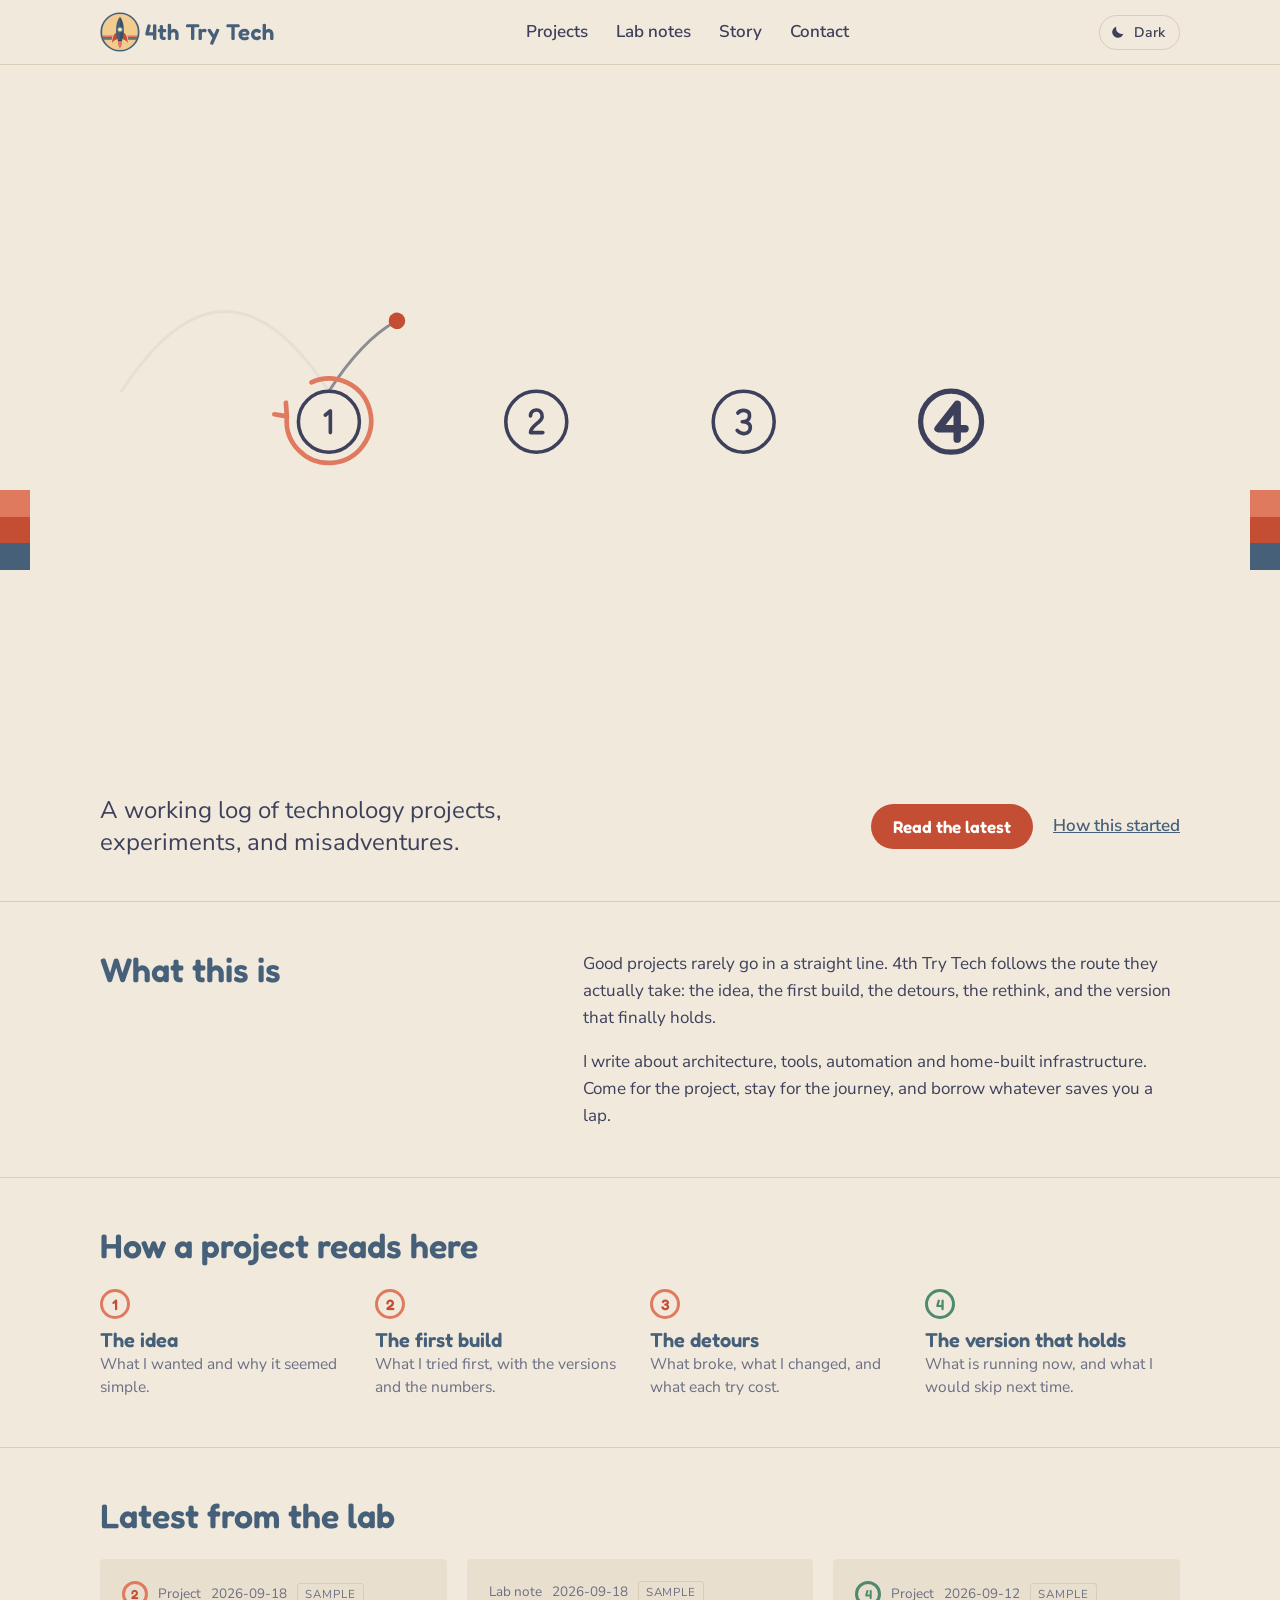
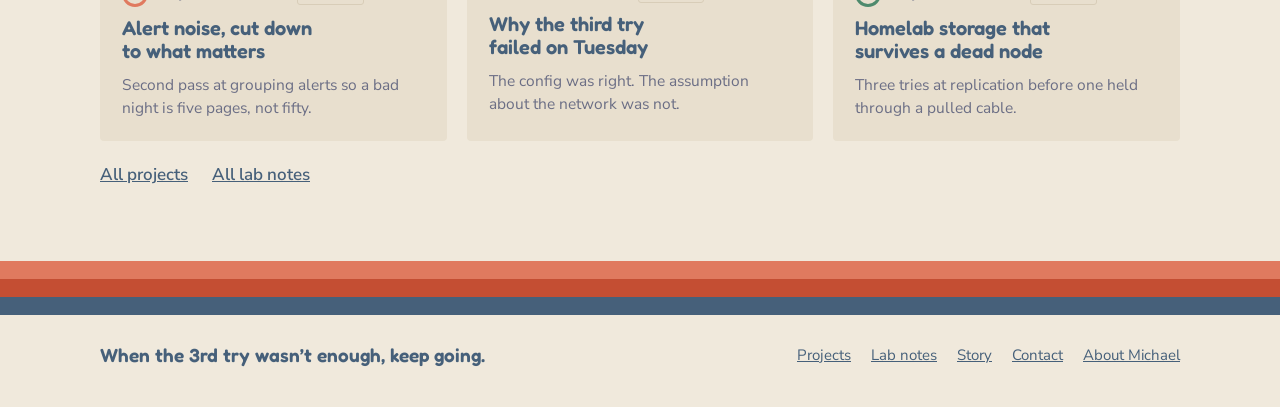
<file: docs/index.html>
<!doctype html>
<html lang="en" data-theme="light">
<head>
<meta charset="utf-8">
<meta name="viewport" content="width=device-width,initial-scale=1,viewport-fit=cover">
<title>4th Try Tech</title>
<meta name="description" content="A working log of technology projects, experiments, and misadventures.">
<script>try{if(localStorage.getItem("theme")==="dark")document.documentElement.dataset.theme="dark"}catch(e){}</script>
<link rel="stylesheet" href="assets/fonts/fonts.css">
<link rel="stylesheet" href="assets/brand/colors.css">
<link rel="stylesheet" href="assets/site.css">
<link rel="icon" href="favicon.ico" sizes="48x48">
<link rel="icon" href="favicon.svg" type="image/svg+xml">
<link rel="apple-touch-icon" href="apple-touch-icon.png">
<link rel="manifest" href="site.webmanifest">
<meta name="theme-color" content="#46607A">
<meta property="og:type" content="website">
<meta property="og:site_name" content="4th Try Tech">
<meta property="og:title" content="4th Try Tech">
<meta property="og:description" content="A working log of technology projects, experiments, and misadventures.">
<meta property="og:url" content="https://www.4thtry.tech/">
<meta property="og:image" content="https://www.4thtry.tech/assets/og.png">
<meta name="twitter:card" content="summary_large_image">
</head>
<body class="home">
<a class="skip" href="#main">Skip to content</a>
<header class="site"><div class="wrap">
<a class="logo" href="./" aria-label="4th Try Tech, home"><img class=" t-light" src="assets/brand/lockup-light.svg" alt=""><img class=" t-dark" src="assets/brand/lockup-dark.svg" alt=""></a>
<nav class="main" id="nav" aria-label="Main"><a href="projects/">Projects</a><a href="notes/">Lab notes</a><a href="story/">Story</a><a href="contact/">Contact</a></nav>
<div class="tools">
<button class="theme" id="theme" type="button" aria-pressed="false" aria-label="Dark mode"><svg viewBox="0 0 24 24" aria-hidden="true"><path class="t-light" fill="currentColor" d="M20 14.5A8.5 8.5 0 0 1 9.5 4a8.5 8.5 0 1 0 10.5 10.5z"/><g class="t-dark" fill="none" stroke="currentColor" stroke-width="2" stroke-linecap="round"><circle cx="12" cy="12" r="4.2" fill="currentColor"/><path d="M12 2.5v2.5M12 19v2.5M2.5 12H5M19 12h2.5M5.3 5.3l1.8 1.8M16.9 16.9l1.8 1.8M5.3 18.7l1.8-1.8M16.9 7.1l1.8-1.8"/></g></svg><span class="t-light">Dark</span><span class="t-dark">Light</span></button>
<button class="menu" id="menu" type="button" aria-expanded="false" aria-controls="nav">Menu</button>
</div></div></header>
<main id="main">
<div class="hero" role="img" aria-label="4th Try Tech. When the 3rd try wasn’t enough, keep going. A rocket with a 4 on its hull lifts off in front of a sun.">
<img class="phone t-light" src="assets/brand/splash-animated-light.svg" alt=""><img class="phone t-dark" src="assets/brand/splash-animated-dark.svg" alt=""><img class="tab t-light" src="assets/brand/hero-tablet-animated-light.svg" alt=""><img class="tab t-dark" src="assets/brand/hero-tablet-animated-dark.svg" alt=""><img class="desk t-light" src="assets/brand/hero-desktop-animated-light.svg" alt=""><img class="desk t-dark" src="assets/brand/hero-desktop-animated-dark.svg" alt=""></div>
<div class="wrap lead"><p>A working log of technology projects, experiments, and misadventures.</p>
<div class="btns"><a class="btn" href="notes/">Read the latest</a><a class="more" href="story/">How this started</a></div></div>
<section class="block"><div class="wrap two"><h2>What this is</h2><div class="text"><p>Good projects rarely go in a straight line. 4th Try Tech follows the route they actually take: the idea, the first build, the detours, the rethink, and the version that finally holds.</p>
<p>I write about architecture, tools, automation and home-built infrastructure. Come for the project, stay for the journey, and borrow whatever saves you a lap.</p></div></div></section>
<section class="block"><div class="wrap"><h2>How a project reads here</h2><ol class="tries"><li><span class="pill" title="Try 1">1</span><div><h3>The idea</h3><p>What I wanted and why it seemed simple.</p></div></li><li><span class="pill" title="Try 2">2</span><div><h3>The first build</h3><p>What I tried first, with the versions and the numbers.</p></div></li><li><span class="pill" title="Try 3">3</span><div><h3>The detours</h3><p>What broke, what I changed, and what each try cost.</p></div></li><li><span class="pill ok" title="Try 4, the one that held">4</span><div><h3>The version that holds</h3><p>What is running now, and what I would skip next time.</p></div></li></ol></div></section>
<section class="block"><div class="wrap"><h2>Latest from the lab</h2><div class="cards"><a class="card" href="projects/sample-alert-noise/"><div class="meta"><span class="pill" title="Try 2">2</span><span>Project</span><span>2026-09-18</span><span class="sample">Sample</span></div><h3>Alert noise, cut down to what matters</h3><p>Second pass at grouping alerts so a bad night is five pages, not fifty.</p></a><a class="card" href="notes/sample-why-the-third-try-failed/"><div class="meta"><span>Lab note</span><span>2026-09-18</span><span class="sample">Sample</span></div><h3>Why the third try failed on Tuesday</h3><p>The config was right. The assumption about the network was not.</p></a><a class="card" href="projects/sample-homelab-storage/"><div class="meta"><span class="pill ok" title="Try 4, the one that held">4</span><span>Project</span><span>2026-09-12</span><span class="sample">Sample</span></div><h3>Homelab storage that survives a dead node</h3><p>Three tries at replication before one held through a pulled cable.</p></a></div>
<div class="links"><a href="projects/">All projects</a><a href="notes/">All lab notes</a></div></div></section>
</main>
<footer class="site"><div class="band" aria-hidden="true"></div><div class="wrap">
<span class="tag">When the 3rd try wasn’t enough, keep going.</span>
<nav aria-label="Footer"><a href="projects/">Projects</a><a href="notes/">Lab notes</a><a href="story/">Story</a><a href="contact/">Contact</a><a href="https://michaellehman.me/">About Michael</a></nav>
</div></footer>
<script src="assets/site.js"></script>
</body>
</html>
</file>
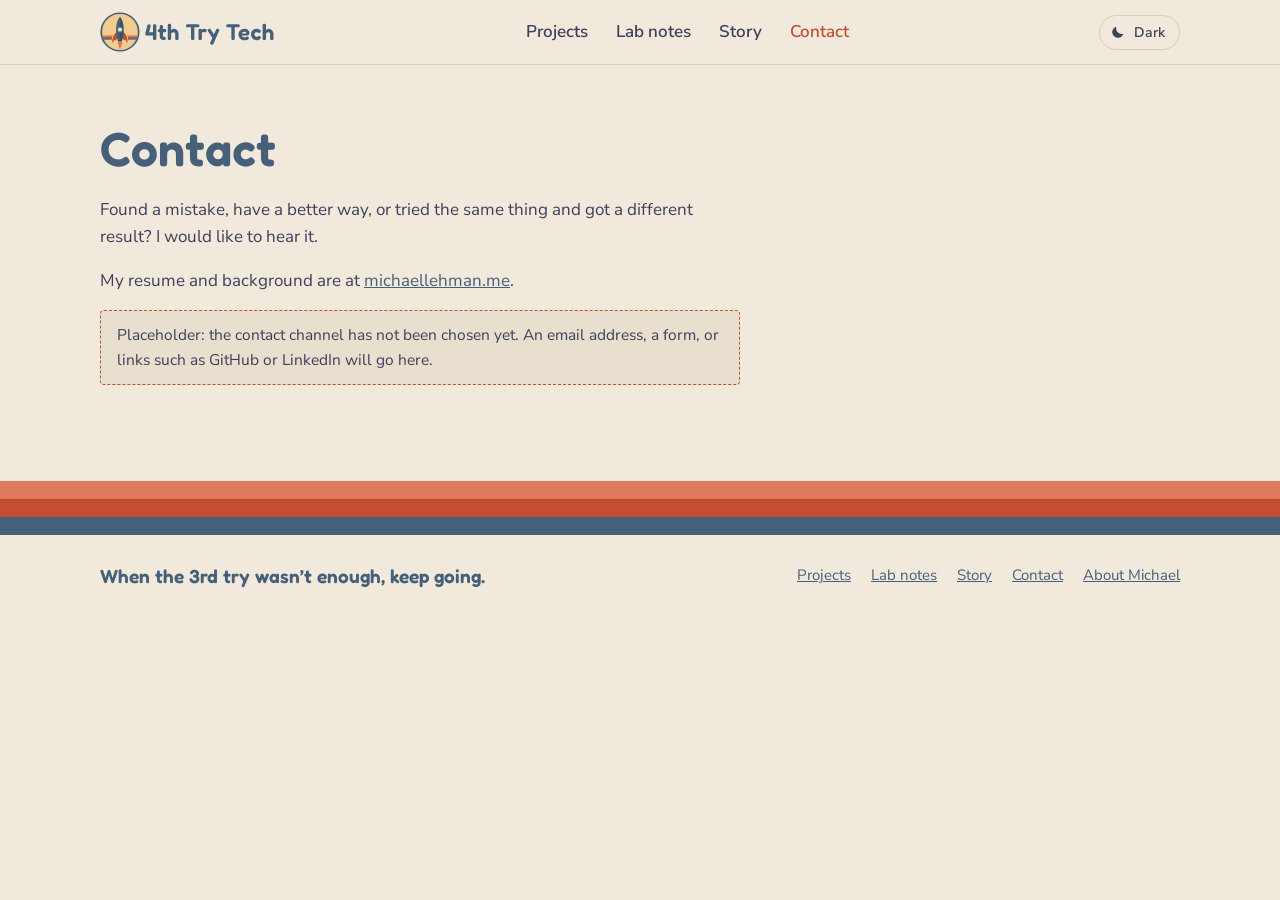
<file: docs/contact/index.html>
<!doctype html>
<html lang="en" data-theme="light">
<head>
<meta charset="utf-8">
<meta name="viewport" content="width=device-width,initial-scale=1,viewport-fit=cover">
<title>Contact · 4th Try Tech</title>
<meta name="description" content="How to reach 4th Try Tech.">
<script>try{if(localStorage.getItem("theme")==="dark")document.documentElement.dataset.theme="dark"}catch(e){}</script>
<link rel="stylesheet" href="../assets/fonts/fonts.css">
<link rel="stylesheet" href="../assets/brand/colors.css">
<link rel="stylesheet" href="../assets/site.css">
<link rel="icon" href="../favicon.ico" sizes="48x48">
<link rel="icon" href="../favicon.svg" type="image/svg+xml">
<link rel="apple-touch-icon" href="../apple-touch-icon.png">
<link rel="manifest" href="../site.webmanifest">
<meta name="theme-color" content="#46607A">
<meta property="og:type" content="website">
<meta property="og:site_name" content="4th Try Tech">
<meta property="og:title" content="Contact · 4th Try Tech">
<meta property="og:description" content="How to reach 4th Try Tech.">
<meta property="og:url" content="https://www.4thtry.tech/contact/">
<meta property="og:image" content="https://www.4thtry.tech/assets/og.png">
<meta name="twitter:card" content="summary_large_image">
</head>
<body class="">
<a class="skip" href="#main">Skip to content</a>
<header class="site"><div class="wrap">
<a class="logo" href="../" aria-label="4th Try Tech, home"><img class=" t-light" src="../assets/brand/lockup-light.svg" alt=""><img class=" t-dark" src="../assets/brand/lockup-dark.svg" alt=""></a>
<nav class="main" id="nav" aria-label="Main"><a href="../projects/">Projects</a><a href="../notes/">Lab notes</a><a href="../story/">Story</a><a href="../contact/" aria-current=page>Contact</a></nav>
<div class="tools">
<button class="theme" id="theme" type="button" aria-pressed="false" aria-label="Dark mode"><svg viewBox="0 0 24 24" aria-hidden="true"><path class="t-light" fill="currentColor" d="M20 14.5A8.5 8.5 0 0 1 9.5 4a8.5 8.5 0 1 0 10.5 10.5z"/><g class="t-dark" fill="none" stroke="currentColor" stroke-width="2" stroke-linecap="round"><circle cx="12" cy="12" r="4.2" fill="currentColor"/><path d="M12 2.5v2.5M12 19v2.5M2.5 12H5M19 12h2.5M5.3 5.3l1.8 1.8M16.9 16.9l1.8 1.8M5.3 18.7l1.8-1.8M16.9 7.1l1.8-1.8"/></g></svg><span class="t-light">Dark</span><span class="t-dark">Light</span></button>
<button class="menu" id="menu" type="button" aria-expanded="false" aria-controls="nav">Menu</button>
</div></div></header>
<main id="main">
<div class="wrap page"><h1>Contact</h1><div class="text"><p>Found a mistake, have a better way, or tried the same thing and got a different result? I would like to hear it.</p>
<p>My resume and background are at <a href="https://michaellehman.me/">michaellehman.me</a>.</p>
<p class="placeholder">Placeholder: the contact channel has not been chosen yet. An email address, a form, or links such as GitHub or LinkedIn will go here.</p></div></div>
</main>
<footer class="site"><div class="band" aria-hidden="true"></div><div class="wrap">
<span class="tag">When the 3rd try wasn’t enough, keep going.</span>
<nav aria-label="Footer"><a href="../projects/">Projects</a><a href="../notes/">Lab notes</a><a href="../story/">Story</a><a href="../contact/" aria-current=page>Contact</a><a href="https://michaellehman.me/">About Michael</a></nav>
</div></footer>
<script src="../assets/site.js"></script>
</body>
</html>
</file>
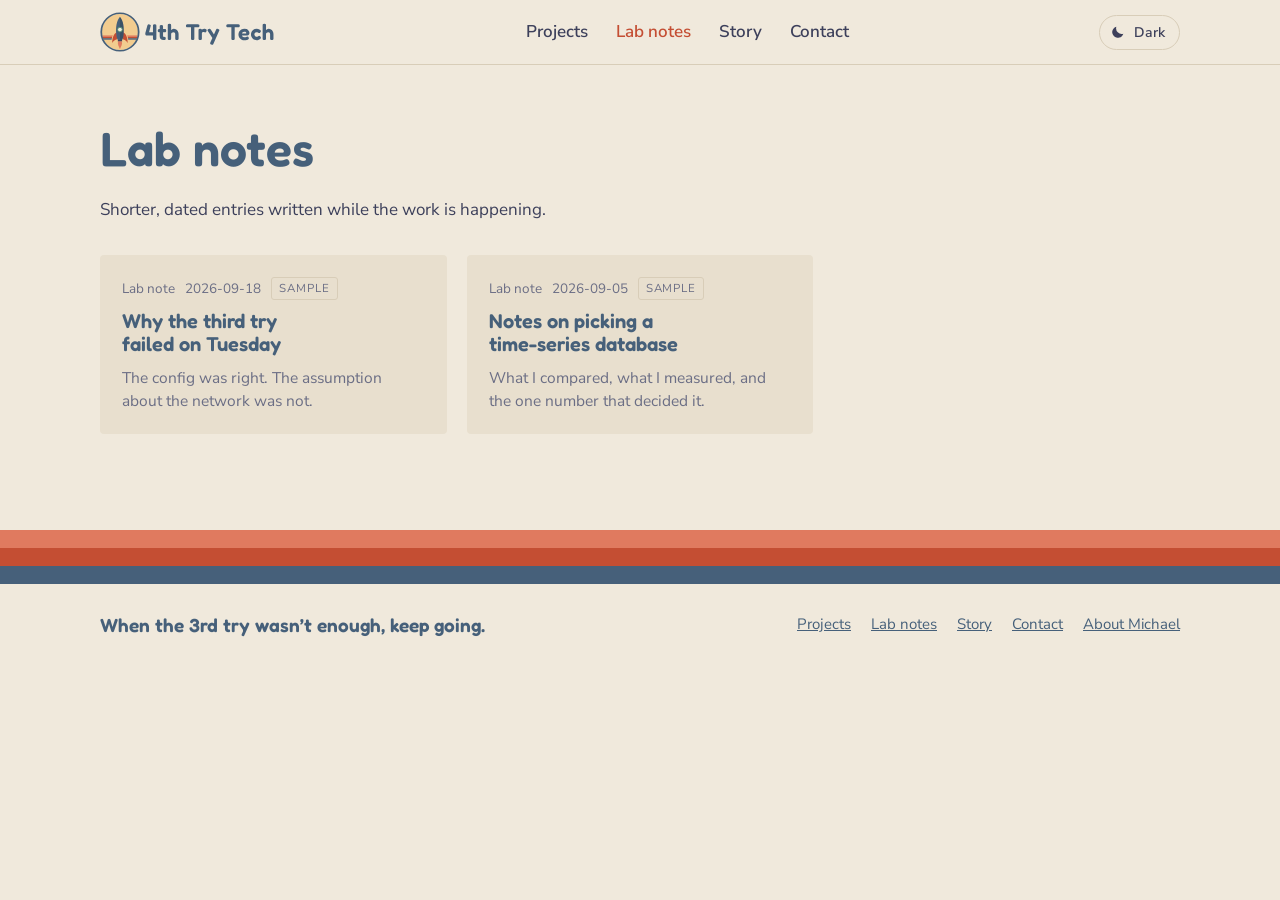
<file: docs/notes/index.html>
<!doctype html>
<html lang="en" data-theme="light">
<head>
<meta charset="utf-8">
<meta name="viewport" content="width=device-width,initial-scale=1,viewport-fit=cover">
<title>Lab notes · 4th Try Tech</title>
<meta name="description" content="Shorter, dated entries written while the work happens.">
<script>try{if(localStorage.getItem("theme")==="dark")document.documentElement.dataset.theme="dark"}catch(e){}</script>
<link rel="stylesheet" href="../assets/fonts/fonts.css">
<link rel="stylesheet" href="../assets/brand/colors.css">
<link rel="stylesheet" href="../assets/site.css">
<link rel="icon" href="../favicon.ico" sizes="48x48">
<link rel="icon" href="../favicon.svg" type="image/svg+xml">
<link rel="apple-touch-icon" href="../apple-touch-icon.png">
<link rel="manifest" href="../site.webmanifest">
<meta name="theme-color" content="#46607A">
<meta property="og:type" content="website">
<meta property="og:site_name" content="4th Try Tech">
<meta property="og:title" content="Lab notes · 4th Try Tech">
<meta property="og:description" content="Shorter, dated entries written while the work happens.">
<meta property="og:url" content="https://www.4thtry.tech/notes/">
<meta property="og:image" content="https://www.4thtry.tech/assets/og.png">
<meta name="twitter:card" content="summary_large_image">
</head>
<body class="">
<a class="skip" href="#main">Skip to content</a>
<header class="site"><div class="wrap">
<a class="logo" href="../" aria-label="4th Try Tech, home"><img class=" t-light" src="../assets/brand/lockup-light.svg" alt=""><img class=" t-dark" src="../assets/brand/lockup-dark.svg" alt=""></a>
<nav class="main" id="nav" aria-label="Main"><a href="../projects/">Projects</a><a href="../notes/" aria-current=page>Lab notes</a><a href="../story/">Story</a><a href="../contact/">Contact</a></nav>
<div class="tools">
<button class="theme" id="theme" type="button" aria-pressed="false" aria-label="Dark mode"><svg viewBox="0 0 24 24" aria-hidden="true"><path class="t-light" fill="currentColor" d="M20 14.5A8.5 8.5 0 0 1 9.5 4a8.5 8.5 0 1 0 10.5 10.5z"/><g class="t-dark" fill="none" stroke="currentColor" stroke-width="2" stroke-linecap="round"><circle cx="12" cy="12" r="4.2" fill="currentColor"/><path d="M12 2.5v2.5M12 19v2.5M2.5 12H5M19 12h2.5M5.3 5.3l1.8 1.8M16.9 16.9l1.8 1.8M5.3 18.7l1.8-1.8M16.9 7.1l1.8-1.8"/></g></svg><span class="t-light">Dark</span><span class="t-dark">Light</span></button>
<button class="menu" id="menu" type="button" aria-expanded="false" aria-controls="nav">Menu</button>
</div></div></header>
<main id="main">
<div class="wrap page"><h1>Lab notes</h1><div class="text"><p>Shorter, dated entries written while the work is happening.</p></div><div class="cards"><a class="card" href="../notes/sample-why-the-third-try-failed/"><div class="meta"><span>Lab note</span><span>2026-09-18</span><span class="sample">Sample</span></div><h3>Why the third try failed on Tuesday</h3><p>The config was right. The assumption about the network was not.</p></a><a class="card" href="../notes/sample-picking-a-time-series-database/"><div class="meta"><span>Lab note</span><span>2026-09-05</span><span class="sample">Sample</span></div><h3>Notes on picking a time-series database</h3><p>What I compared, what I measured, and the one number that decided it.</p></a></div></div>
</main>
<footer class="site"><div class="band" aria-hidden="true"></div><div class="wrap">
<span class="tag">When the 3rd try wasn’t enough, keep going.</span>
<nav aria-label="Footer"><a href="../projects/">Projects</a><a href="../notes/" aria-current=page>Lab notes</a><a href="../story/">Story</a><a href="../contact/">Contact</a><a href="https://michaellehman.me/">About Michael</a></nav>
</div></footer>
<script src="../assets/site.js"></script>
</body>
</html>
</file>
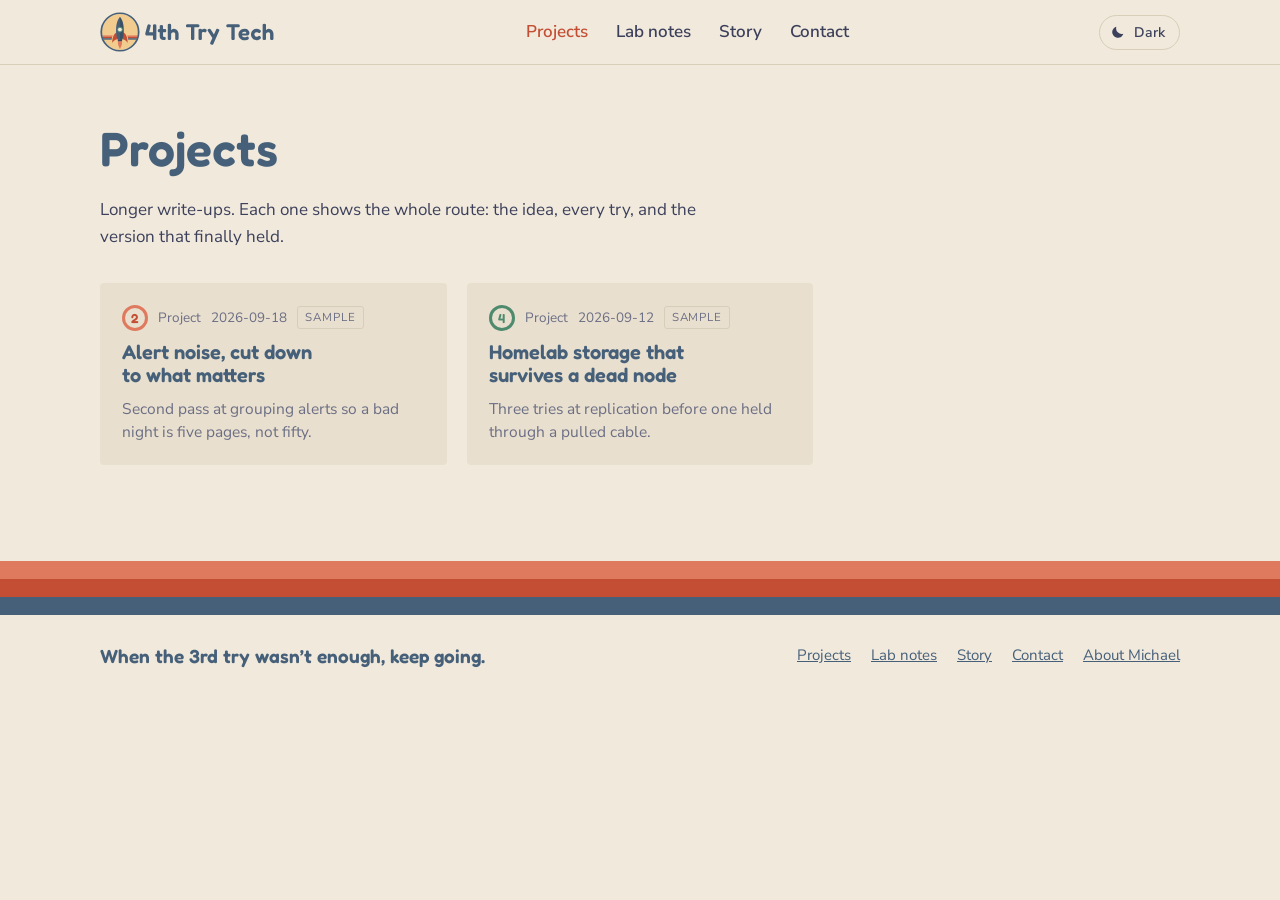
<file: docs/projects/index.html>
<!doctype html>
<html lang="en" data-theme="light">
<head>
<meta charset="utf-8">
<meta name="viewport" content="width=device-width,initial-scale=1,viewport-fit=cover">
<title>Projects · 4th Try Tech</title>
<meta name="description" content="Projects, each shown with the route it actually took.">
<script>try{if(localStorage.getItem("theme")==="dark")document.documentElement.dataset.theme="dark"}catch(e){}</script>
<link rel="stylesheet" href="../assets/fonts/fonts.css">
<link rel="stylesheet" href="../assets/brand/colors.css">
<link rel="stylesheet" href="../assets/site.css">
<link rel="icon" href="../favicon.ico" sizes="48x48">
<link rel="icon" href="../favicon.svg" type="image/svg+xml">
<link rel="apple-touch-icon" href="../apple-touch-icon.png">
<link rel="manifest" href="../site.webmanifest">
<meta name="theme-color" content="#46607A">
<meta property="og:type" content="website">
<meta property="og:site_name" content="4th Try Tech">
<meta property="og:title" content="Projects · 4th Try Tech">
<meta property="og:description" content="Projects, each shown with the route it actually took.">
<meta property="og:url" content="https://www.4thtry.tech/projects/">
<meta property="og:image" content="https://www.4thtry.tech/assets/og.png">
<meta name="twitter:card" content="summary_large_image">
</head>
<body class="">
<a class="skip" href="#main">Skip to content</a>
<header class="site"><div class="wrap">
<a class="logo" href="../" aria-label="4th Try Tech, home"><img class=" t-light" src="../assets/brand/lockup-light.svg" alt=""><img class=" t-dark" src="../assets/brand/lockup-dark.svg" alt=""></a>
<nav class="main" id="nav" aria-label="Main"><a href="../projects/" aria-current=page>Projects</a><a href="../notes/">Lab notes</a><a href="../story/">Story</a><a href="../contact/">Contact</a></nav>
<div class="tools">
<button class="theme" id="theme" type="button" aria-pressed="false" aria-label="Dark mode"><svg viewBox="0 0 24 24" aria-hidden="true"><path class="t-light" fill="currentColor" d="M20 14.5A8.5 8.5 0 0 1 9.5 4a8.5 8.5 0 1 0 10.5 10.5z"/><g class="t-dark" fill="none" stroke="currentColor" stroke-width="2" stroke-linecap="round"><circle cx="12" cy="12" r="4.2" fill="currentColor"/><path d="M12 2.5v2.5M12 19v2.5M2.5 12H5M19 12h2.5M5.3 5.3l1.8 1.8M16.9 16.9l1.8 1.8M5.3 18.7l1.8-1.8M16.9 7.1l1.8-1.8"/></g></svg><span class="t-light">Dark</span><span class="t-dark">Light</span></button>
<button class="menu" id="menu" type="button" aria-expanded="false" aria-controls="nav">Menu</button>
</div></div></header>
<main id="main">
<div class="wrap page"><h1>Projects</h1><div class="text"><p>Longer write-ups. Each one shows the whole route: the idea, every try, and the version that finally held.</p></div><div class="cards"><a class="card" href="../projects/sample-alert-noise/"><div class="meta"><span class="pill" title="Try 2">2</span><span>Project</span><span>2026-09-18</span><span class="sample">Sample</span></div><h3>Alert noise, cut down to what matters</h3><p>Second pass at grouping alerts so a bad night is five pages, not fifty.</p></a><a class="card" href="../projects/sample-homelab-storage/"><div class="meta"><span class="pill ok" title="Try 4, the one that held">4</span><span>Project</span><span>2026-09-12</span><span class="sample">Sample</span></div><h3>Homelab storage that survives a dead node</h3><p>Three tries at replication before one held through a pulled cable.</p></a></div></div>
</main>
<footer class="site"><div class="band" aria-hidden="true"></div><div class="wrap">
<span class="tag">When the 3rd try wasn’t enough, keep going.</span>
<nav aria-label="Footer"><a href="../projects/" aria-current=page>Projects</a><a href="../notes/">Lab notes</a><a href="../story/">Story</a><a href="../contact/">Contact</a><a href="https://michaellehman.me/">About Michael</a></nav>
</div></footer>
<script src="../assets/site.js"></script>
</body>
</html>
</file>
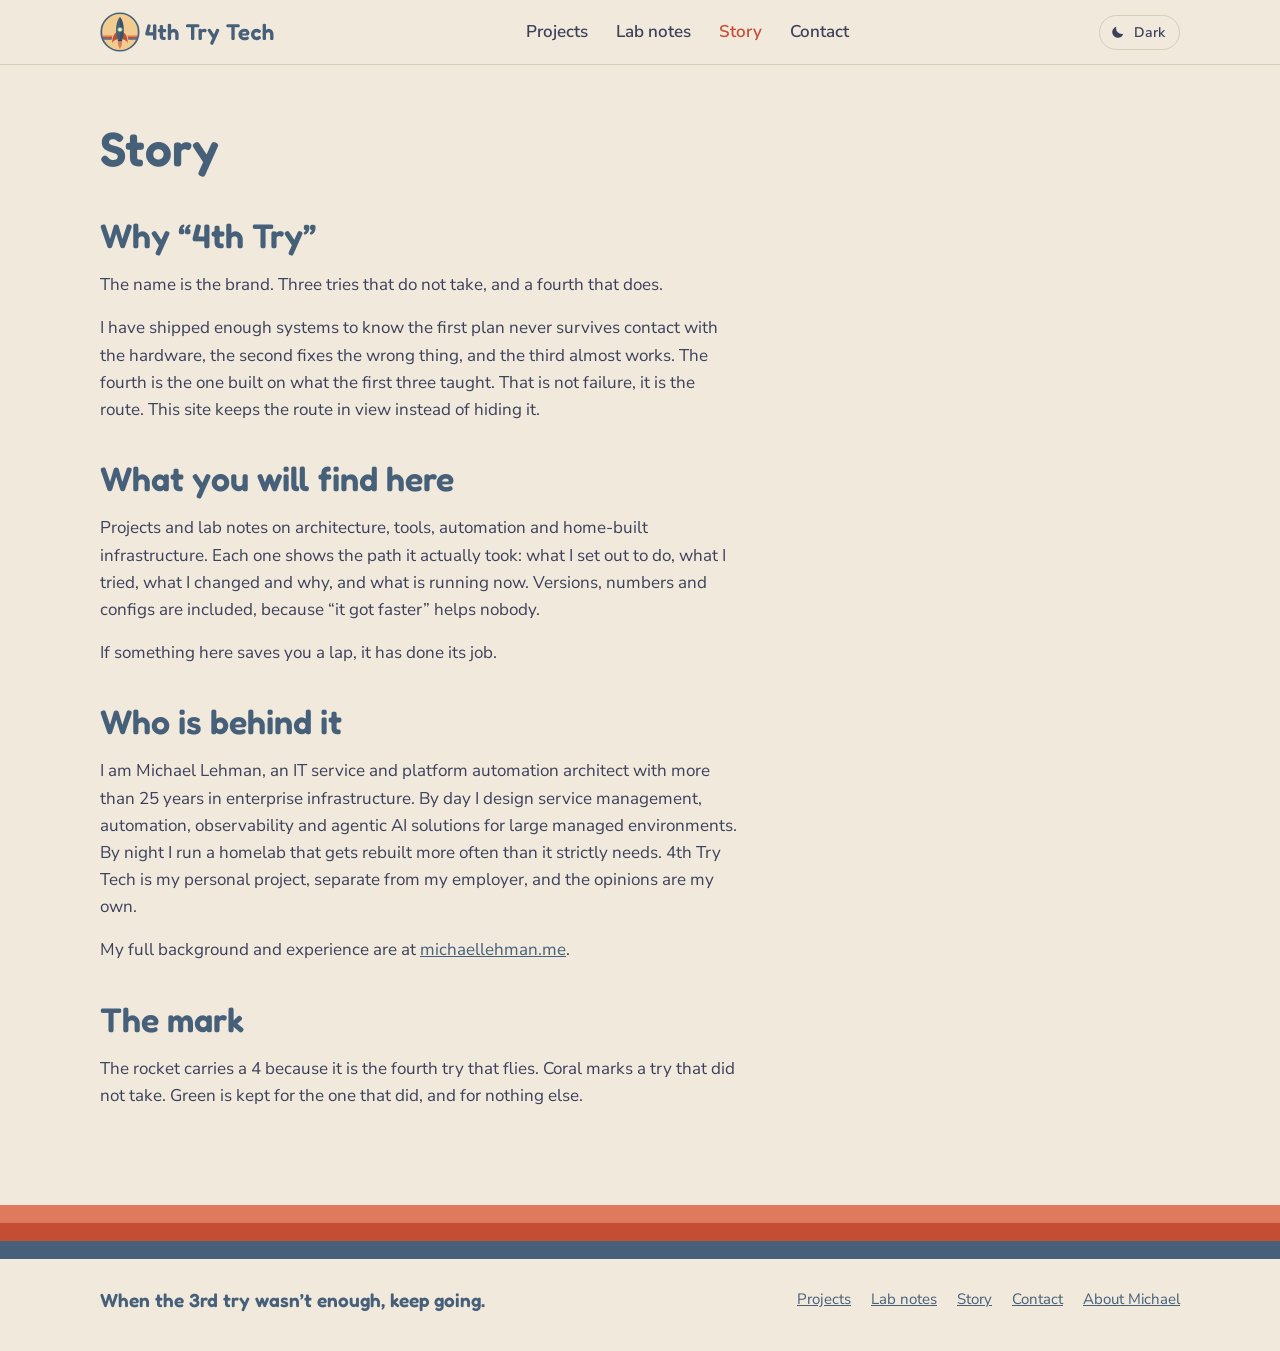
<file: docs/story/index.html>
<!doctype html>
<html lang="en" data-theme="light">
<head>
<meta charset="utf-8">
<meta name="viewport" content="width=device-width,initial-scale=1,viewport-fit=cover">
<title>Story · 4th Try Tech</title>
<meta name="description" content="Why it is called 4th Try Tech, and who is behind it.">
<script>try{if(localStorage.getItem("theme")==="dark")document.documentElement.dataset.theme="dark"}catch(e){}</script>
<link rel="stylesheet" href="../assets/fonts/fonts.css">
<link rel="stylesheet" href="../assets/brand/colors.css">
<link rel="stylesheet" href="../assets/site.css">
<link rel="icon" href="../favicon.ico" sizes="48x48">
<link rel="icon" href="../favicon.svg" type="image/svg+xml">
<link rel="apple-touch-icon" href="../apple-touch-icon.png">
<link rel="manifest" href="../site.webmanifest">
<meta name="theme-color" content="#46607A">
<meta property="og:type" content="website">
<meta property="og:site_name" content="4th Try Tech">
<meta property="og:title" content="Story · 4th Try Tech">
<meta property="og:description" content="Why it is called 4th Try Tech, and who is behind it.">
<meta property="og:url" content="https://www.4thtry.tech/story/">
<meta property="og:image" content="https://www.4thtry.tech/assets/og.png">
<meta name="twitter:card" content="summary_large_image">
</head>
<body class="">
<a class="skip" href="#main">Skip to content</a>
<header class="site"><div class="wrap">
<a class="logo" href="../" aria-label="4th Try Tech, home"><img class=" t-light" src="../assets/brand/lockup-light.svg" alt=""><img class=" t-dark" src="../assets/brand/lockup-dark.svg" alt=""></a>
<nav class="main" id="nav" aria-label="Main"><a href="../projects/">Projects</a><a href="../notes/">Lab notes</a><a href="../story/" aria-current=page>Story</a><a href="../contact/">Contact</a></nav>
<div class="tools">
<button class="theme" id="theme" type="button" aria-pressed="false" aria-label="Dark mode"><svg viewBox="0 0 24 24" aria-hidden="true"><path class="t-light" fill="currentColor" d="M20 14.5A8.5 8.5 0 0 1 9.5 4a8.5 8.5 0 1 0 10.5 10.5z"/><g class="t-dark" fill="none" stroke="currentColor" stroke-width="2" stroke-linecap="round"><circle cx="12" cy="12" r="4.2" fill="currentColor"/><path d="M12 2.5v2.5M12 19v2.5M2.5 12H5M19 12h2.5M5.3 5.3l1.8 1.8M16.9 16.9l1.8 1.8M5.3 18.7l1.8-1.8M16.9 7.1l1.8-1.8"/></g></svg><span class="t-light">Dark</span><span class="t-dark">Light</span></button>
<button class="menu" id="menu" type="button" aria-expanded="false" aria-controls="nav">Menu</button>
</div></div></header>
<main id="main">
<div class="wrap page"><h1>Story</h1><div class="text"><h2>Why “4th Try”</h2>
<p>The name is the brand. Three tries that do not take, and a fourth that does.</p>
<p>I have shipped enough systems to know the first plan never survives contact with the hardware, the second fixes the wrong thing, and the third almost works. The fourth is the one built on what the first three taught. That is not failure, it is the route. This site keeps the route in view instead of hiding it.</p>
<h2>What you will find here</h2>
<p>Projects and lab notes on architecture, tools, automation and home-built infrastructure. Each one shows the path it actually took: what I set out to do, what I tried, what I changed and why, and what is running now. Versions, numbers and configs are included, because “it got faster” helps nobody.</p>
<p>If something here saves you a lap, it has done its job.</p>
<h2>Who is behind it</h2>
<p>I am Michael Lehman, an IT service and platform automation architect with more than 25 years in enterprise infrastructure. By day I design service management, automation, observability and agentic AI solutions for large managed environments. By night I run a homelab that gets rebuilt more often than it strictly needs. 4th Try Tech is my personal project, separate from my employer, and the opinions are my own.</p>
<p>My full background and experience are at <a href="https://michaellehman.me/">michaellehman.me</a>.</p>
<h2>The mark</h2>
<p>The rocket carries a 4 because it is the fourth try that flies. Coral marks a try that did not take. Green is kept for the one that did, and for nothing else.</p></div></div>
</main>
<footer class="site"><div class="band" aria-hidden="true"></div><div class="wrap">
<span class="tag">When the 3rd try wasn’t enough, keep going.</span>
<nav aria-label="Footer"><a href="../projects/">Projects</a><a href="../notes/">Lab notes</a><a href="../story/" aria-current=page>Story</a><a href="../contact/">Contact</a><a href="https://michaellehman.me/">About Michael</a></nav>
</div></footer>
<script src="../assets/site.js"></script>
</body>
</html>
</file>
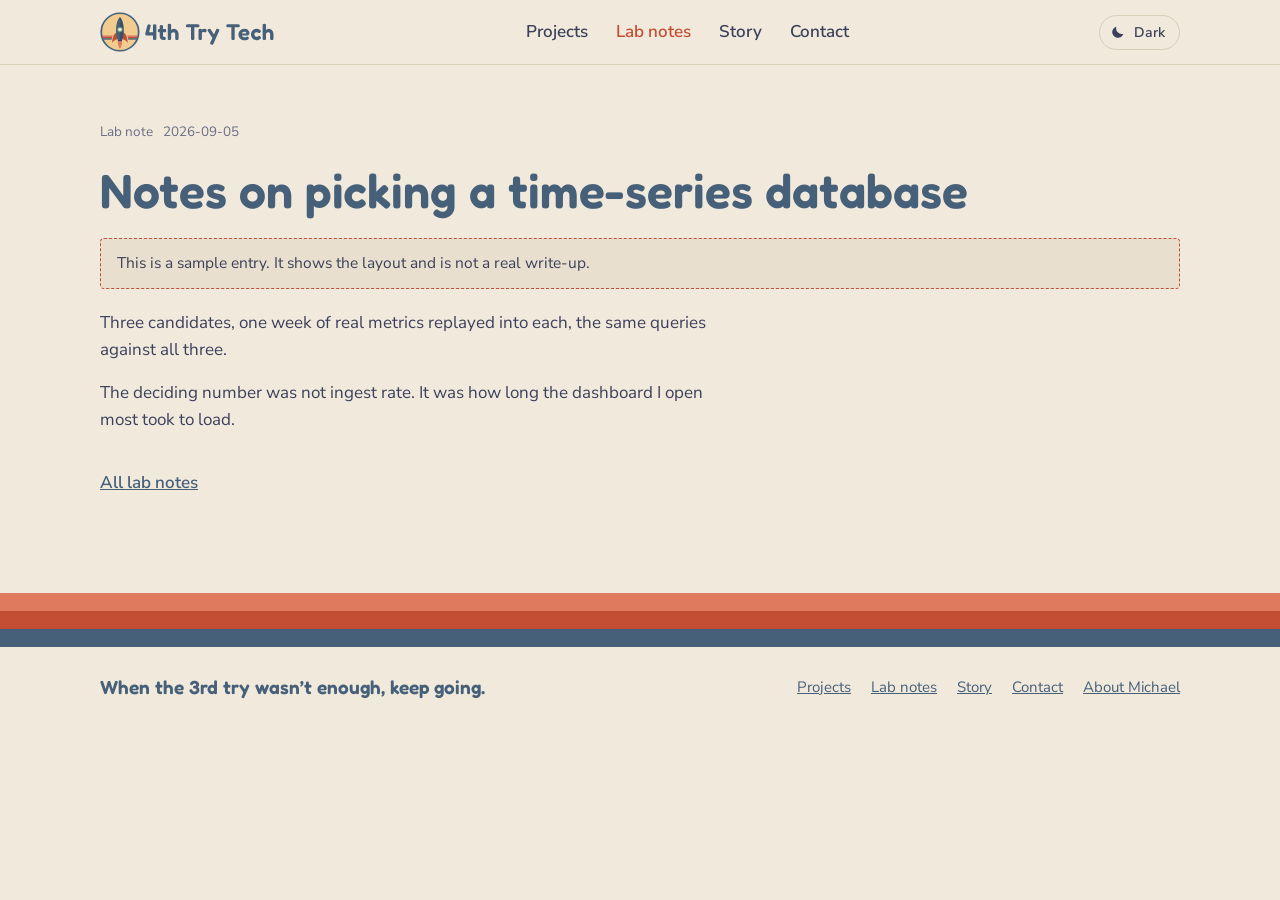
<file: docs/notes/sample-picking-a-time-series-database/index.html>
<!doctype html>
<html lang="en" data-theme="light">
<head>
<meta charset="utf-8">
<meta name="viewport" content="width=device-width,initial-scale=1,viewport-fit=cover">
<title>Notes on picking a time-series database · 4th Try Tech</title>
<meta name="description" content="What I compared, what I measured, and the one number that decided it.">
<script>try{if(localStorage.getItem("theme")==="dark")document.documentElement.dataset.theme="dark"}catch(e){}</script>
<link rel="stylesheet" href="../../assets/fonts/fonts.css">
<link rel="stylesheet" href="../../assets/brand/colors.css">
<link rel="stylesheet" href="../../assets/site.css">
<link rel="icon" href="../../favicon.ico" sizes="48x48">
<link rel="icon" href="../../favicon.svg" type="image/svg+xml">
<link rel="apple-touch-icon" href="../../apple-touch-icon.png">
<link rel="manifest" href="../../site.webmanifest">
<meta name="theme-color" content="#46607A">
<meta property="og:type" content="website">
<meta property="og:site_name" content="4th Try Tech">
<meta property="og:title" content="Notes on picking a time-series database · 4th Try Tech">
<meta property="og:description" content="What I compared, what I measured, and the one number that decided it.">
<meta property="og:url" content="https://www.4thtry.tech/notes/sample-picking-a-time-series-database/">
<meta property="og:image" content="https://www.4thtry.tech/assets/og.png">
<meta name="twitter:card" content="summary_large_image">
</head>
<body class="">
<a class="skip" href="#main">Skip to content</a>
<header class="site"><div class="wrap">
<a class="logo" href="../../" aria-label="4th Try Tech, home"><img class=" t-light" src="../../assets/brand/lockup-light.svg" alt=""><img class=" t-dark" src="../../assets/brand/lockup-dark.svg" alt=""></a>
<nav class="main" id="nav" aria-label="Main"><a href="../../projects/">Projects</a><a href="../../notes/" aria-current=page>Lab notes</a><a href="../../story/">Story</a><a href="../../contact/">Contact</a></nav>
<div class="tools">
<button class="theme" id="theme" type="button" aria-pressed="false" aria-label="Dark mode"><svg viewBox="0 0 24 24" aria-hidden="true"><path class="t-light" fill="currentColor" d="M20 14.5A8.5 8.5 0 0 1 9.5 4a8.5 8.5 0 1 0 10.5 10.5z"/><g class="t-dark" fill="none" stroke="currentColor" stroke-width="2" stroke-linecap="round"><circle cx="12" cy="12" r="4.2" fill="currentColor"/><path d="M12 2.5v2.5M12 19v2.5M2.5 12H5M19 12h2.5M5.3 5.3l1.8 1.8M16.9 16.9l1.8 1.8M5.3 18.7l1.8-1.8M16.9 7.1l1.8-1.8"/></g></svg><span class="t-light">Dark</span><span class="t-dark">Light</span></button>
<button class="menu" id="menu" type="button" aria-expanded="false" aria-controls="nav">Menu</button>
</div></div></header>
<main id="main">
<article class="wrap page"><div class="meta"><span>Lab note</span><span>2026-09-05</span></div><h1>Notes on picking a time-series database</h1><p class="placeholder">This is a sample entry. It shows the layout and is not a real write-up.</p><div class="text"><p>Three candidates, one week of real metrics replayed into each, the same queries against all three.</p>
<p>The deciding number was not ingest rate. It was how long the dashboard I open most took to load.</p></div><p class="back"><a href="../">All lab notes</a></p></article>
</main>
<footer class="site"><div class="band" aria-hidden="true"></div><div class="wrap">
<span class="tag">When the 3rd try wasn’t enough, keep going.</span>
<nav aria-label="Footer"><a href="../../projects/">Projects</a><a href="../../notes/" aria-current=page>Lab notes</a><a href="../../story/">Story</a><a href="../../contact/">Contact</a><a href="https://michaellehman.me/">About Michael</a></nav>
</div></footer>
<script src="../../assets/site.js"></script>
</body>
</html>
</file>
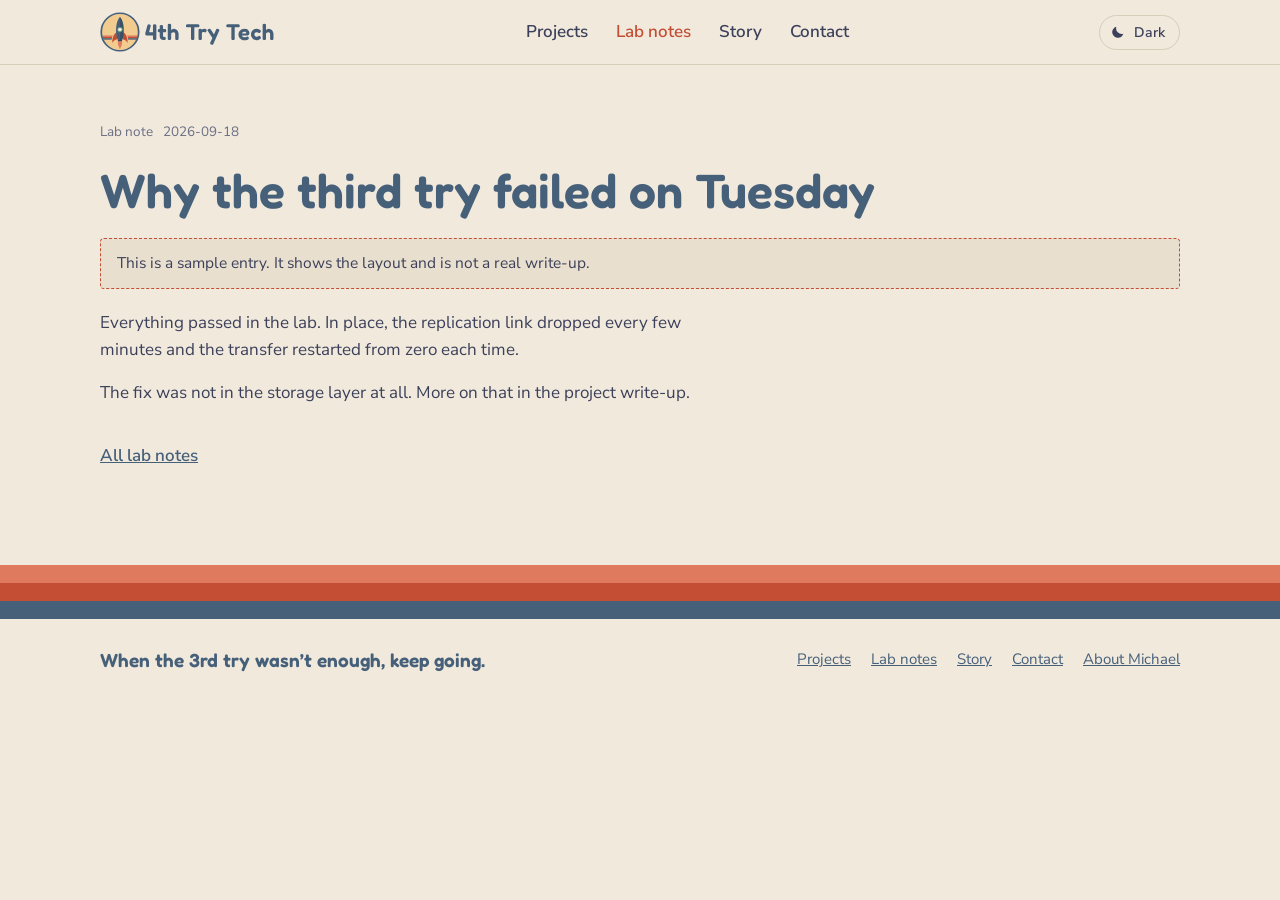
<file: docs/notes/sample-why-the-third-try-failed/index.html>
<!doctype html>
<html lang="en" data-theme="light">
<head>
<meta charset="utf-8">
<meta name="viewport" content="width=device-width,initial-scale=1,viewport-fit=cover">
<title>Why the third try failed on Tuesday · 4th Try Tech</title>
<meta name="description" content="The config was right. The assumption about the network was not.">
<script>try{if(localStorage.getItem("theme")==="dark")document.documentElement.dataset.theme="dark"}catch(e){}</script>
<link rel="stylesheet" href="../../assets/fonts/fonts.css">
<link rel="stylesheet" href="../../assets/brand/colors.css">
<link rel="stylesheet" href="../../assets/site.css">
<link rel="icon" href="../../favicon.ico" sizes="48x48">
<link rel="icon" href="../../favicon.svg" type="image/svg+xml">
<link rel="apple-touch-icon" href="../../apple-touch-icon.png">
<link rel="manifest" href="../../site.webmanifest">
<meta name="theme-color" content="#46607A">
<meta property="og:type" content="website">
<meta property="og:site_name" content="4th Try Tech">
<meta property="og:title" content="Why the third try failed on Tuesday · 4th Try Tech">
<meta property="og:description" content="The config was right. The assumption about the network was not.">
<meta property="og:url" content="https://www.4thtry.tech/notes/sample-why-the-third-try-failed/">
<meta property="og:image" content="https://www.4thtry.tech/assets/og.png">
<meta name="twitter:card" content="summary_large_image">
</head>
<body class="">
<a class="skip" href="#main">Skip to content</a>
<header class="site"><div class="wrap">
<a class="logo" href="../../" aria-label="4th Try Tech, home"><img class=" t-light" src="../../assets/brand/lockup-light.svg" alt=""><img class=" t-dark" src="../../assets/brand/lockup-dark.svg" alt=""></a>
<nav class="main" id="nav" aria-label="Main"><a href="../../projects/">Projects</a><a href="../../notes/" aria-current=page>Lab notes</a><a href="../../story/">Story</a><a href="../../contact/">Contact</a></nav>
<div class="tools">
<button class="theme" id="theme" type="button" aria-pressed="false" aria-label="Dark mode"><svg viewBox="0 0 24 24" aria-hidden="true"><path class="t-light" fill="currentColor" d="M20 14.5A8.5 8.5 0 0 1 9.5 4a8.5 8.5 0 1 0 10.5 10.5z"/><g class="t-dark" fill="none" stroke="currentColor" stroke-width="2" stroke-linecap="round"><circle cx="12" cy="12" r="4.2" fill="currentColor"/><path d="M12 2.5v2.5M12 19v2.5M2.5 12H5M19 12h2.5M5.3 5.3l1.8 1.8M16.9 16.9l1.8 1.8M5.3 18.7l1.8-1.8M16.9 7.1l1.8-1.8"/></g></svg><span class="t-light">Dark</span><span class="t-dark">Light</span></button>
<button class="menu" id="menu" type="button" aria-expanded="false" aria-controls="nav">Menu</button>
</div></div></header>
<main id="main">
<article class="wrap page"><div class="meta"><span>Lab note</span><span>2026-09-18</span></div><h1>Why the third try failed on Tuesday</h1><p class="placeholder">This is a sample entry. It shows the layout and is not a real write-up.</p><div class="text"><p>Everything passed in the lab. In place, the replication link dropped every few minutes and the transfer restarted from zero each time.</p>
<p>The fix was not in the storage layer at all. More on that in the project write-up.</p></div><p class="back"><a href="../">All lab notes</a></p></article>
</main>
<footer class="site"><div class="band" aria-hidden="true"></div><div class="wrap">
<span class="tag">When the 3rd try wasn’t enough, keep going.</span>
<nav aria-label="Footer"><a href="../../projects/">Projects</a><a href="../../notes/" aria-current=page>Lab notes</a><a href="../../story/">Story</a><a href="../../contact/">Contact</a><a href="https://michaellehman.me/">About Michael</a></nav>
</div></footer>
<script src="../../assets/site.js"></script>
</body>
</html>
</file>
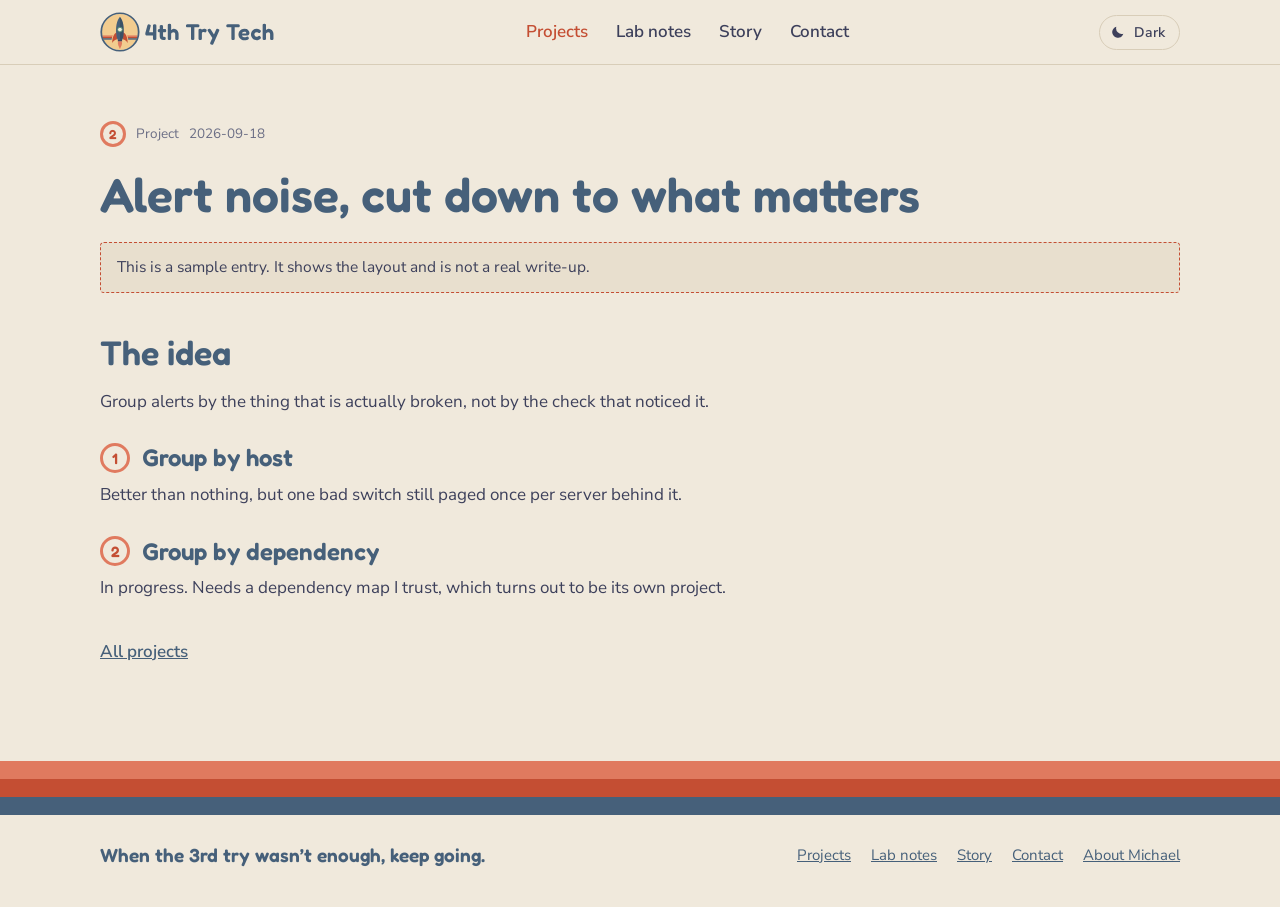
<file: docs/projects/sample-alert-noise/index.html>
<!doctype html>
<html lang="en" data-theme="light">
<head>
<meta charset="utf-8">
<meta name="viewport" content="width=device-width,initial-scale=1,viewport-fit=cover">
<title>Alert noise, cut down to what matters · 4th Try Tech</title>
<meta name="description" content="Second pass at grouping alerts so a bad night is five pages, not fifty.">
<script>try{if(localStorage.getItem("theme")==="dark")document.documentElement.dataset.theme="dark"}catch(e){}</script>
<link rel="stylesheet" href="../../assets/fonts/fonts.css">
<link rel="stylesheet" href="../../assets/brand/colors.css">
<link rel="stylesheet" href="../../assets/site.css">
<link rel="icon" href="../../favicon.ico" sizes="48x48">
<link rel="icon" href="../../favicon.svg" type="image/svg+xml">
<link rel="apple-touch-icon" href="../../apple-touch-icon.png">
<link rel="manifest" href="../../site.webmanifest">
<meta name="theme-color" content="#46607A">
<meta property="og:type" content="website">
<meta property="og:site_name" content="4th Try Tech">
<meta property="og:title" content="Alert noise, cut down to what matters · 4th Try Tech">
<meta property="og:description" content="Second pass at grouping alerts so a bad night is five pages, not fifty.">
<meta property="og:url" content="https://www.4thtry.tech/projects/sample-alert-noise/">
<meta property="og:image" content="https://www.4thtry.tech/assets/og.png">
<meta name="twitter:card" content="summary_large_image">
</head>
<body class="">
<a class="skip" href="#main">Skip to content</a>
<header class="site"><div class="wrap">
<a class="logo" href="../../" aria-label="4th Try Tech, home"><img class=" t-light" src="../../assets/brand/lockup-light.svg" alt=""><img class=" t-dark" src="../../assets/brand/lockup-dark.svg" alt=""></a>
<nav class="main" id="nav" aria-label="Main"><a href="../../projects/" aria-current=page>Projects</a><a href="../../notes/">Lab notes</a><a href="../../story/">Story</a><a href="../../contact/">Contact</a></nav>
<div class="tools">
<button class="theme" id="theme" type="button" aria-pressed="false" aria-label="Dark mode"><svg viewBox="0 0 24 24" aria-hidden="true"><path class="t-light" fill="currentColor" d="M20 14.5A8.5 8.5 0 0 1 9.5 4a8.5 8.5 0 1 0 10.5 10.5z"/><g class="t-dark" fill="none" stroke="currentColor" stroke-width="2" stroke-linecap="round"><circle cx="12" cy="12" r="4.2" fill="currentColor"/><path d="M12 2.5v2.5M12 19v2.5M2.5 12H5M19 12h2.5M5.3 5.3l1.8 1.8M16.9 16.9l1.8 1.8M5.3 18.7l1.8-1.8M16.9 7.1l1.8-1.8"/></g></svg><span class="t-light">Dark</span><span class="t-dark">Light</span></button>
<button class="menu" id="menu" type="button" aria-expanded="false" aria-controls="nav">Menu</button>
</div></div></header>
<main id="main">
<article class="wrap page"><div class="meta"><span class="pill" title="Try 2">2</span><span>Project</span><span>2026-09-18</span></div><h1>Alert noise, cut down to what matters</h1><p class="placeholder">This is a sample entry. It shows the layout and is not a real write-up.</p><div class="text"><h2>The idea</h2>
<p>Group alerts by the thing that is actually broken, not by the check that noticed it.</p>
<div class="try"><div class="try-h"><span class="pill" title="Try 1">1</span><h2>Group by host</h2></div><p>Better than nothing, but one bad switch still paged once per server behind it.</p></div>
<div class="try"><div class="try-h"><span class="pill" title="Try 2">2</span><h2>Group by dependency</h2></div><p>In progress. Needs a dependency map I trust, which turns out to be its own project.</p></div></div><p class="back"><a href="../">All projects</a></p></article>
</main>
<footer class="site"><div class="band" aria-hidden="true"></div><div class="wrap">
<span class="tag">When the 3rd try wasn’t enough, keep going.</span>
<nav aria-label="Footer"><a href="../../projects/" aria-current=page>Projects</a><a href="../../notes/">Lab notes</a><a href="../../story/">Story</a><a href="../../contact/">Contact</a><a href="https://michaellehman.me/">About Michael</a></nav>
</div></footer>
<script src="../../assets/site.js"></script>
</body>
</html>
</file>
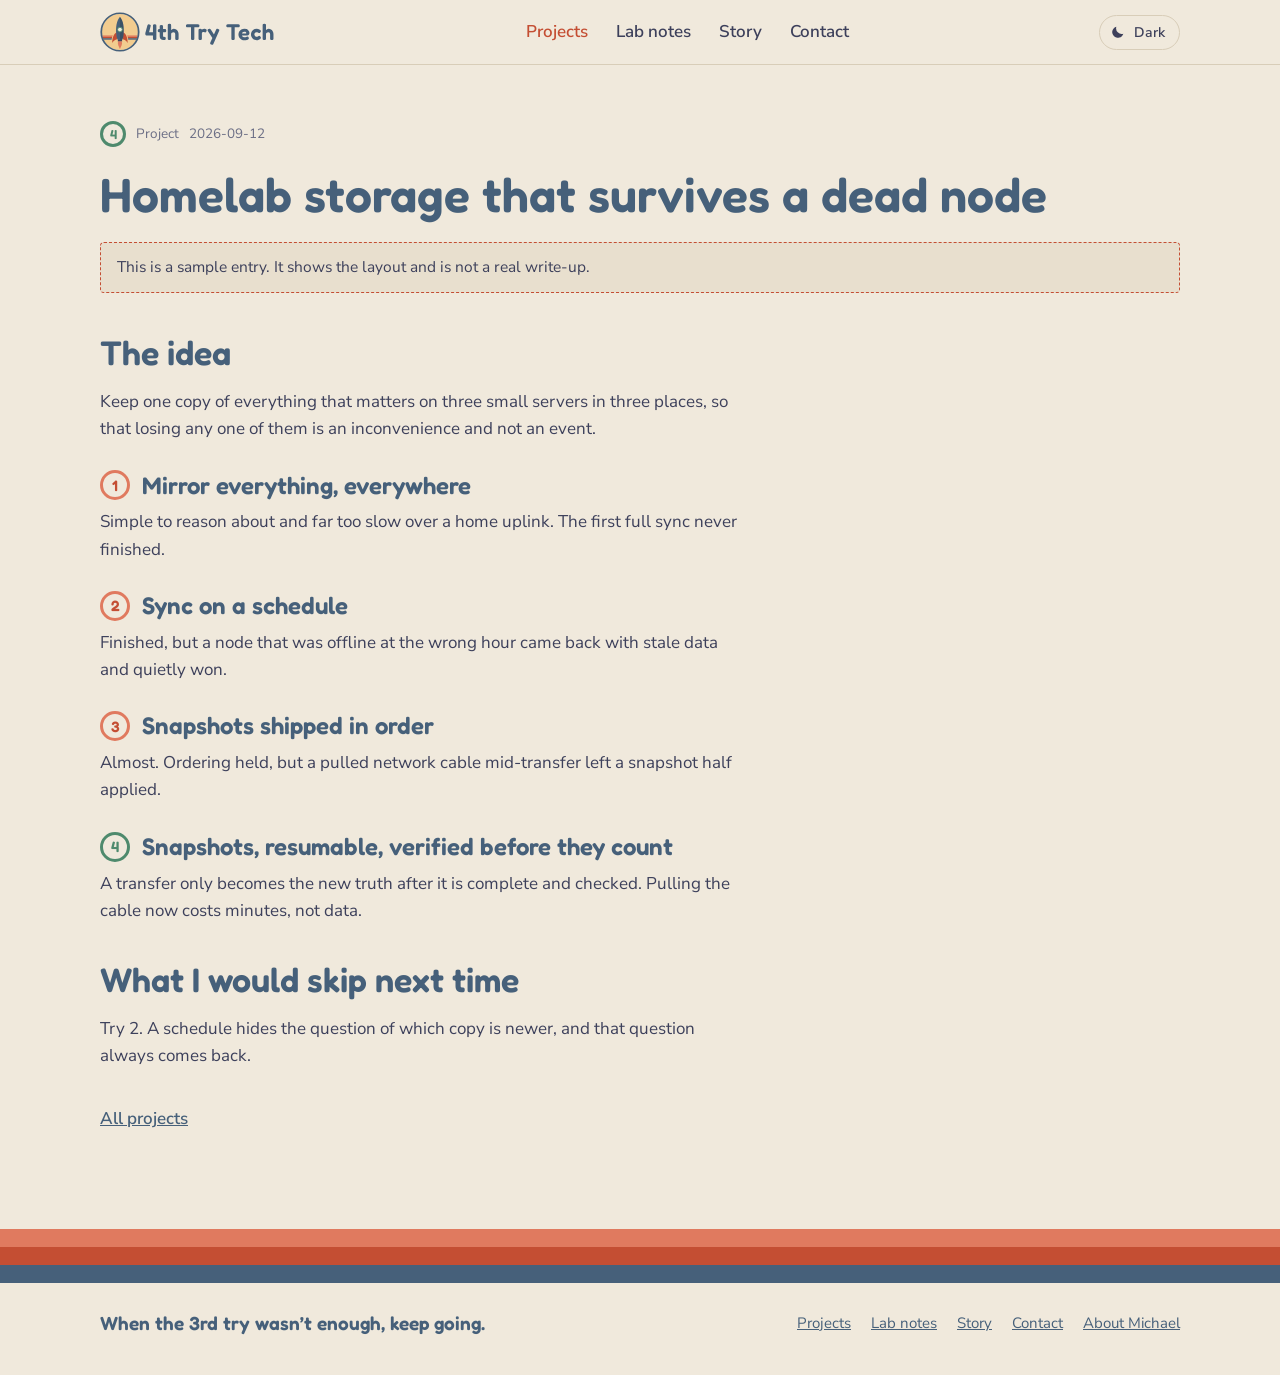
<file: docs/projects/sample-homelab-storage/index.html>
<!doctype html>
<html lang="en" data-theme="light">
<head>
<meta charset="utf-8">
<meta name="viewport" content="width=device-width,initial-scale=1,viewport-fit=cover">
<title>Homelab storage that survives a dead node · 4th Try Tech</title>
<meta name="description" content="Three tries at replication before one held through a pulled cable.">
<script>try{if(localStorage.getItem("theme")==="dark")document.documentElement.dataset.theme="dark"}catch(e){}</script>
<link rel="stylesheet" href="../../assets/fonts/fonts.css">
<link rel="stylesheet" href="../../assets/brand/colors.css">
<link rel="stylesheet" href="../../assets/site.css">
<link rel="icon" href="../../favicon.ico" sizes="48x48">
<link rel="icon" href="../../favicon.svg" type="image/svg+xml">
<link rel="apple-touch-icon" href="../../apple-touch-icon.png">
<link rel="manifest" href="../../site.webmanifest">
<meta name="theme-color" content="#46607A">
<meta property="og:type" content="website">
<meta property="og:site_name" content="4th Try Tech">
<meta property="og:title" content="Homelab storage that survives a dead node · 4th Try Tech">
<meta property="og:description" content="Three tries at replication before one held through a pulled cable.">
<meta property="og:url" content="https://www.4thtry.tech/projects/sample-homelab-storage/">
<meta property="og:image" content="https://www.4thtry.tech/assets/og.png">
<meta name="twitter:card" content="summary_large_image">
</head>
<body class="">
<a class="skip" href="#main">Skip to content</a>
<header class="site"><div class="wrap">
<a class="logo" href="../../" aria-label="4th Try Tech, home"><img class=" t-light" src="../../assets/brand/lockup-light.svg" alt=""><img class=" t-dark" src="../../assets/brand/lockup-dark.svg" alt=""></a>
<nav class="main" id="nav" aria-label="Main"><a href="../../projects/" aria-current=page>Projects</a><a href="../../notes/">Lab notes</a><a href="../../story/">Story</a><a href="../../contact/">Contact</a></nav>
<div class="tools">
<button class="theme" id="theme" type="button" aria-pressed="false" aria-label="Dark mode"><svg viewBox="0 0 24 24" aria-hidden="true"><path class="t-light" fill="currentColor" d="M20 14.5A8.5 8.5 0 0 1 9.5 4a8.5 8.5 0 1 0 10.5 10.5z"/><g class="t-dark" fill="none" stroke="currentColor" stroke-width="2" stroke-linecap="round"><circle cx="12" cy="12" r="4.2" fill="currentColor"/><path d="M12 2.5v2.5M12 19v2.5M2.5 12H5M19 12h2.5M5.3 5.3l1.8 1.8M16.9 16.9l1.8 1.8M5.3 18.7l1.8-1.8M16.9 7.1l1.8-1.8"/></g></svg><span class="t-light">Dark</span><span class="t-dark">Light</span></button>
<button class="menu" id="menu" type="button" aria-expanded="false" aria-controls="nav">Menu</button>
</div></div></header>
<main id="main">
<article class="wrap page"><div class="meta"><span class="pill ok" title="Try 4, the one that held">4</span><span>Project</span><span>2026-09-12</span></div><h1>Homelab storage that survives a dead node</h1><p class="placeholder">This is a sample entry. It shows the layout and is not a real write-up.</p><div class="text"><h2>The idea</h2>
<p>Keep one copy of everything that matters on three small servers in three places, so that losing any one of them is an inconvenience and not an event.</p>
<div class="try"><div class="try-h"><span class="pill" title="Try 1">1</span><h2>Mirror everything, everywhere</h2></div><p>Simple to reason about and far too slow over a home uplink. The first full sync never finished.</p></div>
<div class="try"><div class="try-h"><span class="pill" title="Try 2">2</span><h2>Sync on a schedule</h2></div><p>Finished, but a node that was offline at the wrong hour came back with stale data and quietly won.</p></div>
<div class="try"><div class="try-h"><span class="pill" title="Try 3">3</span><h2>Snapshots shipped in order</h2></div><p>Almost. Ordering held, but a pulled network cable mid-transfer left a snapshot half applied.</p></div>
<div class="try"><div class="try-h"><span class="pill ok" title="Try 4, the one that held">4</span><h2>Snapshots, resumable, verified before they count</h2></div><p>A transfer only becomes the new truth after it is complete and checked. Pulling the cable now costs minutes, not data.</p></div>
<h2>What I would skip next time</h2>
<p>Try 2. A schedule hides the question of which copy is newer, and that question always comes back.</p></div><p class="back"><a href="../">All projects</a></p></article>
</main>
<footer class="site"><div class="band" aria-hidden="true"></div><div class="wrap">
<span class="tag">When the 3rd try wasn’t enough, keep going.</span>
<nav aria-label="Footer"><a href="../../projects/" aria-current=page>Projects</a><a href="../../notes/">Lab notes</a><a href="../../story/">Story</a><a href="../../contact/">Contact</a><a href="https://michaellehman.me/">About Michael</a></nav>
</div></footer>
<script src="../../assets/site.js"></script>
</body>
</html>
</file>
<file: docs/assets/fonts/fonts.css>
/* 4th Try Tech web fonts, self-hosted. Latin subset. All three families are under the SIL Open Font License (see ../<family>/OFL.txt).
   Copy this folder to the site and link this file; the family names match tokens/typography.json. */
@font-face { font-family: "Fredoka"; font-weight: 600; font-style: normal; font-display: swap; src: url("fredoka-600.woff2") format("woff2"); }
@font-face { font-family: "Nunito Sans"; font-weight: 400; font-style: normal; font-display: swap; src: url("nunito-sans-400.woff2") format("woff2"); }
@font-face { font-family: "Nunito Sans"; font-weight: 600; font-style: normal; font-display: swap; src: url("nunito-sans-600.woff2") format("woff2"); }
@font-face { font-family: "JetBrains Mono"; font-weight: 400; font-style: normal; font-display: swap; src: url("jetbrains-mono-400.woff2") format("woff2"); }
</file>
<file: docs/assets/brand/colors.css>
/* 4th Try Tech color tokens v0.1.0 (palette D1, locked 2026-09-20) */
:root {
  --ftt-ground: #F0E9DC;
  --ftt-body: #46607A;
  --ftt-fin: #C44E33;
  --ftt-fin-shade: #A23C26;
  --ftt-flame: #E07A5F;
  --ftt-sun: #F2CC8F;
  --ftt-success: #4E8A6D;
  --ftt-ink: #3D405B;
}
@media (prefers-color-scheme: dark) {
  :root:not([data-theme="light"]) {
    --ftt-ground: #1F2430;
    --ftt-body: #7E9CBC;
    --ftt-fin: #E0694C;
    --ftt-fin-shade: #C44E33;
    --ftt-flame: #F08A6C;
    --ftt-sun: #E8C07D;
    --ftt-success: #7FC29F;
    --ftt-ink: #E6E1D6;
  }
}
:root[data-theme="dark"] {
  --ftt-ground: #1F2430;
  --ftt-body: #7E9CBC;
  --ftt-fin: #E0694C;
  --ftt-fin-shade: #C44E33;
  --ftt-flame: #F08A6C;
  --ftt-sun: #E8C07D;
  --ftt-success: #7FC29F;
  --ftt-ink: #E6E1D6;
}
</file>
<file: docs/assets/site.css>
/* 4th Try Tech site styles. Theme switching for every selector below is driven by html[data-theme]. */
html{scroll-behavior:smooth}
@media (prefers-reduced-motion:reduce){html{scroll-behavior:auto}}
*{box-sizing:border-box}
:root{
  --ground:var(--ftt-ground);--body:var(--ftt-body);--fin:var(--ftt-fin);--fin-shade:var(--ftt-fin-shade);--flame:var(--ftt-flame);--sun:var(--ftt-sun);--success:var(--ftt-success);--ink:var(--ftt-ink);
  --panel:#E8DFCE;--muted:#6B6E85;--line:#D8CDB8;--on-fin:#FFFFFF;color-scheme:light}
:root[data-theme="dark"]{--panel:#272D3B;--muted:#A3A59F;--line:#394054;--on-fin:#1F2430;color-scheme:dark}
:root:not([data-theme="dark"]) .t-dark{display:none!important}:root[data-theme="dark"] .t-light{display:none!important}
body{margin:0;background:var(--ground);color:var(--ink);font:400 17px/1.6 "Nunito Sans",system-ui,"Segoe UI",sans-serif}
h1,h2,h3{font-family:Fredoka,"Trebuchet MS","Segoe UI",sans-serif;font-weight:600;color:var(--body);margin:0;text-wrap:balance;line-height:1.15}
h1{font-size:clamp(32px,4.4vw,48px)} h2{font-size:clamp(24px,3vw,34px)} h3{font-size:20px}
p{margin:0} a{color:var(--body)} a:hover{color:var(--fin)}
a:focus-visible,button:focus-visible{outline:3px solid var(--fin);outline-offset:3px}
code,pre{font-family:"JetBrains Mono",ui-monospace,Menlo,Consolas,monospace;font-size:.92em}
.skip{position:absolute;left:-999px;top:8px;background:var(--fin);color:var(--on-fin);padding:8px 14px;border-radius:6px;z-index:9}.skip:focus{left:12px}
.wrap{max-width:1120px;margin:0 auto;padding-inline:20px}
header.site{position:sticky;top:0;z-index:5;background:var(--ground);border-bottom:1px solid var(--line)}
header.site .wrap{display:flex;align-items:center;justify-content:space-between;gap:16px;height:64px}
.logo img{height:40px;display:block}
nav.main{display:flex;gap:28px;font-weight:600} nav.main a{text-decoration:none;color:var(--ink)} nav.main a:hover,nav.main a[aria-current]{color:var(--fin)}
.tools{display:flex;align-items:center;gap:12px}
.theme{display:inline-flex;align-items:center;gap:8px;background:none;border:1px solid var(--line);border-radius:999px;color:var(--ink);font:600 14px "Nunito Sans",sans-serif;padding:7px 14px 7px 10px;cursor:pointer}.theme:hover{border-color:var(--body)}
.theme svg{width:16px;height:16px;display:block}
.menu{display:none;background:none;border:1px solid var(--line);border-radius:6px;color:var(--ink);font:600 15px "Nunito Sans",sans-serif;padding:8px 12px;cursor:pointer}
.hero img{display:block;width:100%;height:auto}
.hero .phone{display:none}
.lead{padding-block:40px;display:flex;flex-direction:column;gap:20px;align-items:flex-start}
.lead p{font-size:clamp(20px,2.4vw,26px);line-height:1.35;max-width:26ch}
.btns{display:flex;flex-wrap:wrap;gap:12px 20px;align-items:center}
.btn{display:inline-block;background:var(--fin);color:var(--on-fin);font:600 17px Fredoka,sans-serif;text-decoration:none;padding:12px 22px;border-radius:999px} .btn:hover{background:var(--fin-shade);color:var(--on-fin)}
.more{font-weight:600}
section.block{padding-block:48px;border-top:1px solid var(--line)}
.two{display:grid;grid-template-columns:minmax(0,1fr) minmax(0,1.4fr);gap:24px 56px;align-items:start}
.text{display:flex;flex-direction:column;gap:16px;max-width:64ch}
.text h2{margin-top:20px}
.tries{list-style:none;margin:24px 0 0;padding:0;display:grid;grid-template-columns:repeat(4,minmax(0,1fr));gap:20px}
.tries li{display:flex;flex-direction:column;gap:10px}
.tries p,.card p{font-size:15.5px;color:var(--muted);line-height:1.5}
.pill{display:inline-grid;place-items:center;flex:none;width:30px;height:30px;border-radius:50%;border:3px solid var(--flame);color:var(--fin);font:600 15px Fredoka,sans-serif}
.pill.ok{border-color:var(--success);color:var(--success)}
.meta .pill{width:26px;height:26px;font-size:13px}
.cards{display:grid;grid-template-columns:repeat(3,minmax(0,1fr));gap:20px;margin-top:24px}
.card{background:var(--panel);padding:22px;display:flex;flex-direction:column;gap:10px;text-decoration:none;color:inherit;border-radius:4px}
.card:hover{color:inherit}.card:hover h3{color:var(--fin)}
.meta{display:flex;flex-wrap:wrap;align-items:center;gap:6px 10px;font-size:13.5px;color:var(--muted);font-variant-numeric:tabular-nums}
.sample{font-size:11.5px;letter-spacing:.08em;text-transform:uppercase;border:1px solid var(--line);padding:1px 7px;border-radius:3px}
.links{margin-top:20px;display:flex;gap:24px;font-weight:600}
.page{padding-block:56px 72px;display:flex;flex-direction:column;gap:20px}
.page .cards{margin-top:12px}
.placeholder{border:1px dashed var(--fin);background:var(--panel);padding:12px 16px;border-radius:4px;font-size:15.5px}
.try{display:flex;flex-direction:column;gap:8px;margin-top:12px}.try-h{display:flex;align-items:center;gap:12px}.try-h h2{margin:0;font-size:24px}
.back{margin-top:16px;font-weight:600}
footer.site{margin-top:24px}
.band{height:54px;background:linear-gradient(var(--flame) 0 33.33%,var(--fin) 0 66.66%,var(--body) 0)}
footer .wrap{padding-block:28px 40px;display:flex;flex-wrap:wrap;gap:16px 32px;justify-content:space-between;align-items:center}
footer .tag{font:600 19px Fredoka,sans-serif;color:var(--body)}
footer nav{display:flex;flex-wrap:wrap;gap:20px;font-size:15px}
@media (max-width:900px){.two{grid-template-columns:1fr}.tries{grid-template-columns:repeat(2,minmax(0,1fr))}.cards{grid-template-columns:1fr}.hero .desk{display:none}.hero .tab{display:block}}
@media (min-width:901px){.hero .tab{display:none}
  /* the hero leaves room for the line and buttons in the first screen; the stripes run on to the screen edges */
  .hero{--h:min(56.25vw,calc(100svh - 64px - 150px));height:max(var(--h),360px);background:linear-gradient(var(--ground) 0 61.93%,var(--flame) 0 65.82%,var(--fin) 0 69.71%,var(--body) 0 73.6%,var(--ground) 0)}
  .hero .desk{height:100%;width:auto;max-width:100%;margin-inline:auto}
  .lead{flex-direction:row;align-items:center;justify-content:space-between;gap:32px;padding-block:0;min-height:150px}.lead p{max-width:34ch;font-size:24px}}
@media (max-width:700px){
  .menu{display:block}.theme span{display:none}.theme{padding:9px}
  nav.main{display:none;position:absolute;left:0;right:0;top:64px;background:var(--ground);border-bottom:1px solid var(--line);flex-direction:column;gap:0;padding:8px 20px 16px}
  nav.main.open{display:flex} nav.main a{padding:12px 0;border-top:1px solid var(--line)} nav.main a:first-child{border-top:0}}
@media (max-width:600px){.hero .tab{display:none}.hero .phone{display:block;width:100%;height:calc(100svh - 64px);object-fit:cover;object-position:50% 38%}
  .lead{padding-block:28px}section.block{padding-block:36px}.page{padding-block:36px 48px}
  .tries{grid-template-columns:1fr}.tries li{flex-direction:row;align-items:flex-start;gap:14px}.tries li>div{display:flex;flex-direction:column;gap:4px}}
</file>
